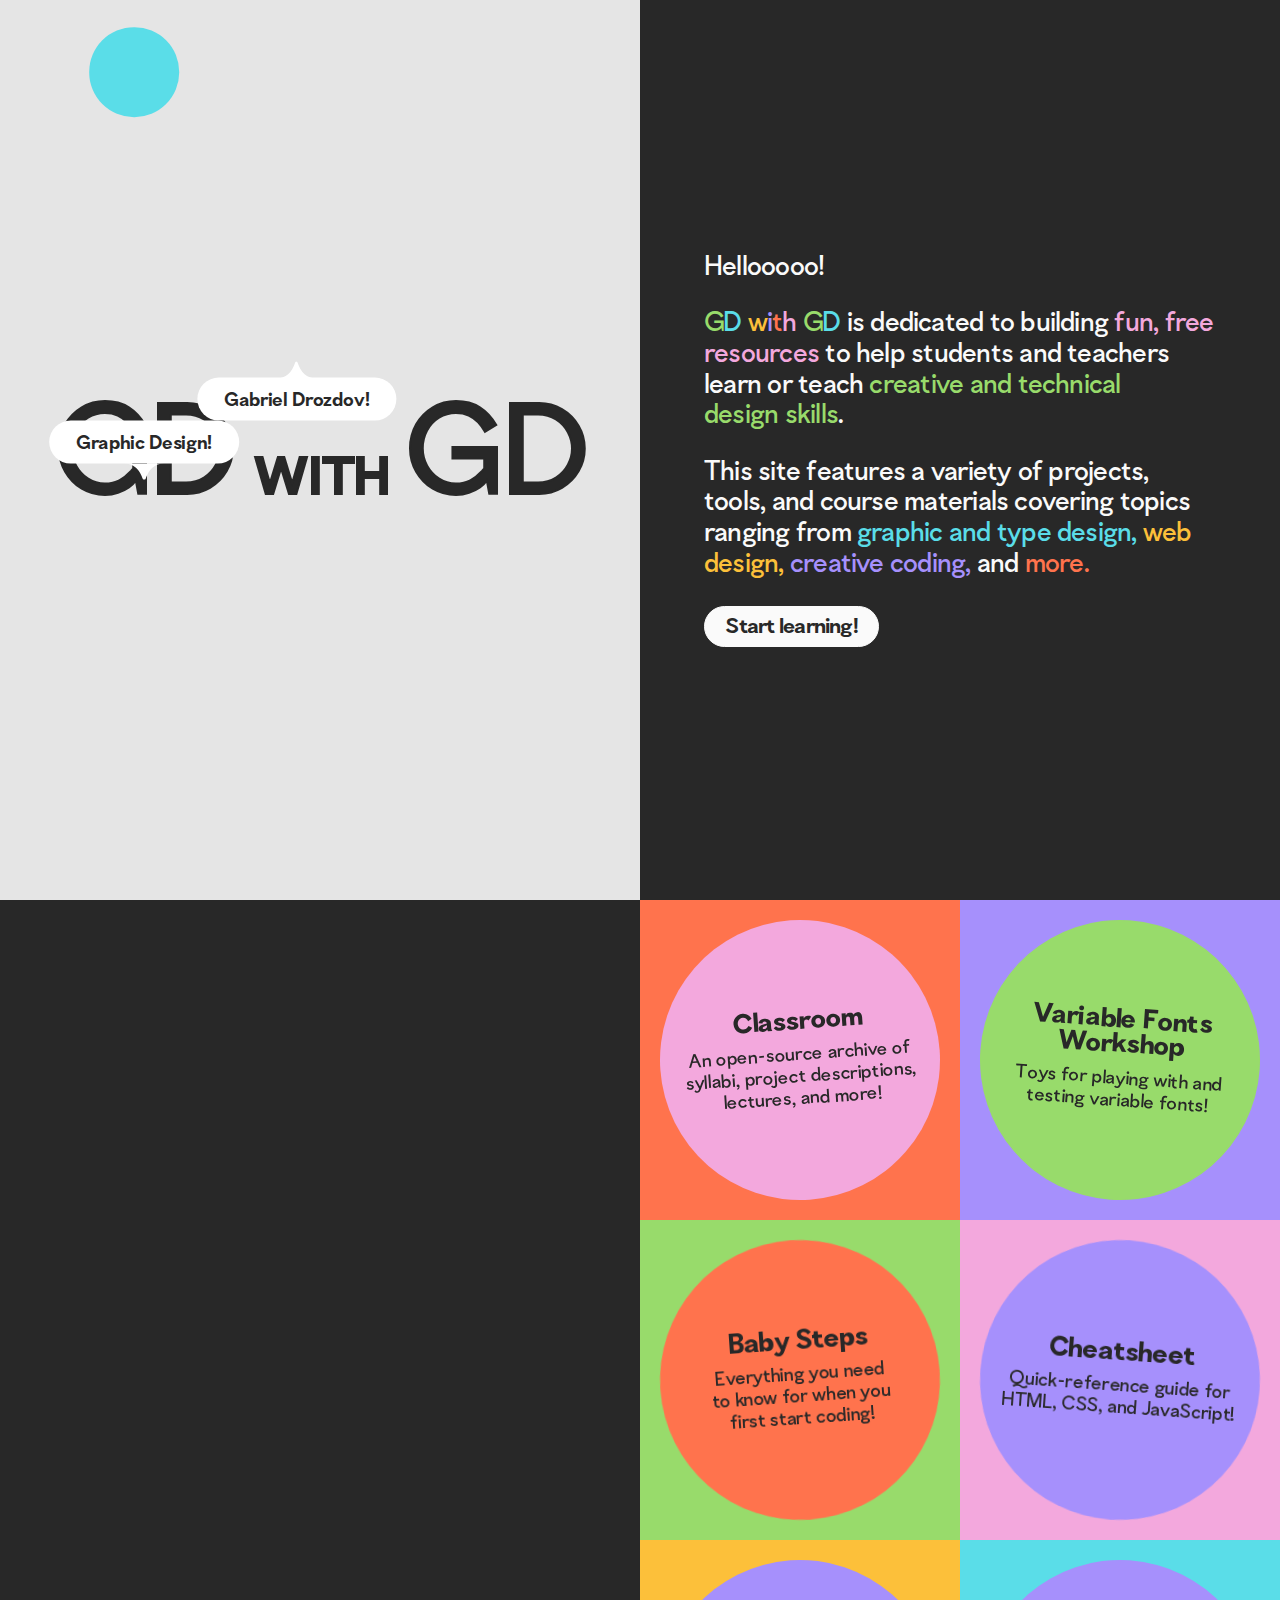
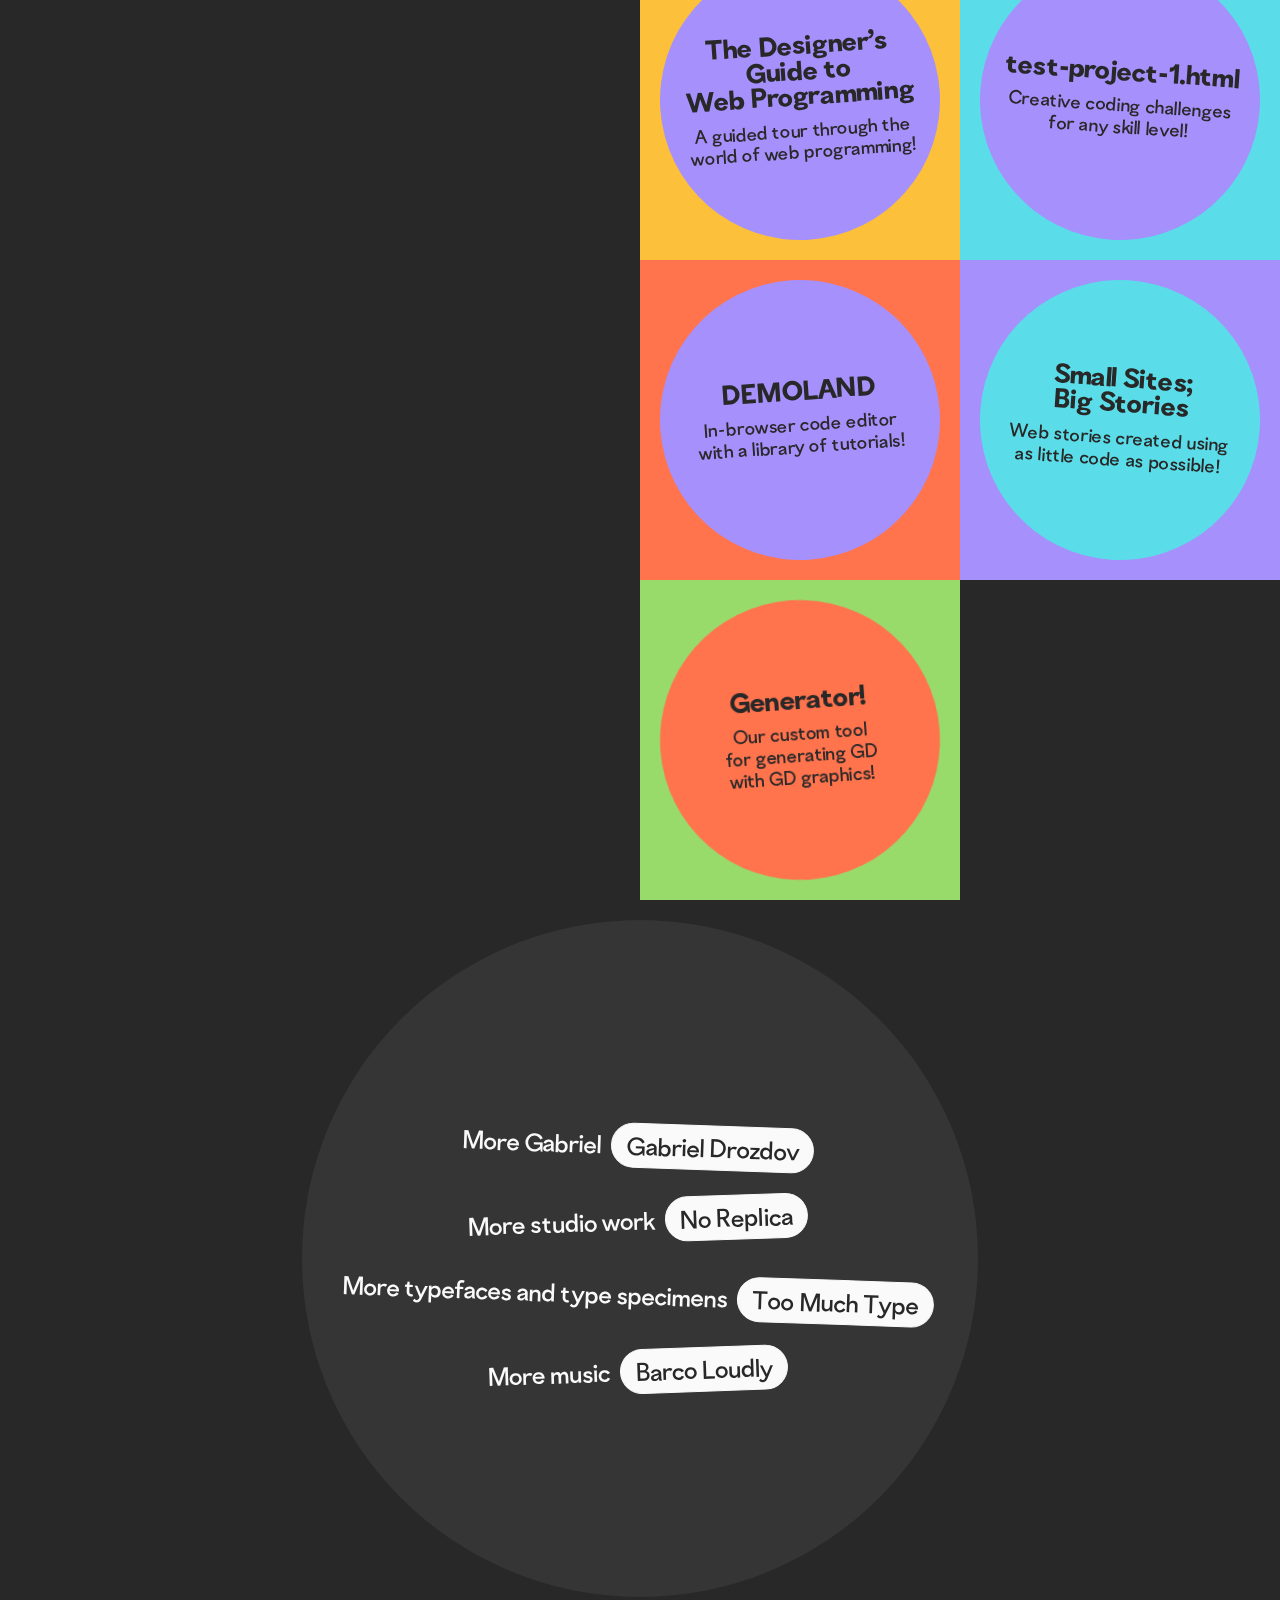
<file: index.html>
<!DOCTYPE html>
<html lang="en">
<head>
	<meta charset="UTF-8">
	<meta name="viewport" content="width=device-width, initial-scale=1.0">
	<title>GD with GD</title>

	<meta name="author" content="Gabriel Drozdov">
	<meta name="keywords" content="Web Design, Web Development, Creative Coding, Design Education, Code Education, Storytelling, Pedagogy">
	<meta name="description" content="Fun, free resources for learning and teaching creative and technical design skills.">
	<meta property="og:url" content="https://gdwithgd.com/">
	<meta name="og:title" property="og:title" content="GD with GD">
	<meta property="og:description" content="Fun, free resources for learning and teaching creative and technical design skills.">
	<meta property="og:image" content="/assets/meta/opengraph.png">
	<link rel="icon" type="png" href="/assets/meta/favicon1.png">

	<link rel="stylesheet" href="style.css">
</head>
<body>

	<div class="home">
		<div class="home-title">
			<h1 class="home-title-text home-title-solid"><span class="home-title-gd">GD</span> <span class="home-title-with" style="animation-delay: -.75s;">w</span><span class="home-title-with" style="animation-delay: -.5s;">i</span><span class="home-title-with" style="animation-delay: -.25s; margin: 0 .03em;">t</span><span class="home-title-with" style="margin: 0 .02em;">h</span> <span class="home-title-gd">GD</span></h1>

			<div class="home-title-text home-title-outline"><span class="home-title-gd">GD</span> <span class="home-title-with" style="animation-delay: -.75s;">w</span><span class="home-title-with" style="animation-delay: -.5s;">i</span><span class="home-title-with" style="animation-delay: -.25s; margin: 0 .03em;">t</span><span class="home-title-with" style="margin: 0 .02em;">h</span> <span class="home-title-gd">GD</span></div>

			<div class="home-title-callout home-title-callout-gd1">
				<span>Graphic Design!</span>
				<svg viewBox="0 0 100 41.885"><path d="M0,0c24.15,0,38.728,15.027,47.043,39.768.949,2.823,4.966,2.823,5.915,0C61.272,15.027,75.85,0,100,0H0Z"/></svg>
			</div>
			<div class="home-title-callout home-title-callout-gd2">
				<svg viewBox="0 0 100 41.885"><path d="M0,0c24.15,0,38.728,15.027,47.043,39.768.949,2.823,4.966,2.823,5.915,0C61.272,15.027,75.85,0,100,0H0Z"/></svg>
				<span>Gabriel Drozdov!</span>
			</div>

			<div class="home-project-thumbnails" data-active="0">
			</div>
		</div>

		<div class="home-body">
			<header class="home-intro">
				<p>
					Hello<span id="home-intro-hello"></span>!
				</p>
				<p>
					<span id="home-intro-title">GD with GD</span> is dedicated to building <span style="color: var(--pink);">fun, free resources</span> to help students and teachers learn or teach <span style="color: var(--green);">creative and technical design skills</span>.
				</p>
				<p>
					This site features a variety of projects, tools, and course materials covering topics ranging from <span style="color: var(--blue);">graphic and type design,</span> <span style="color: var(--yellow);">web design,</span> <span style="color: var(--purple);">creative coding,</span> and <span style="color: var(--red);">more.</span>
				</p>
				<p>
					<a class="home-intro-link" href="#projects">Start learning!</a>
				</p>
			</header>

			<main class="home-projects" id="projects">
				<a class="home-project" href="https://classroom.gdwithgd.com/" target="_blank">
					<div class="home-project-content">
						<h3 class="home-project-heading">Classroom</h3>
						<p class="home-project-tagline">An open-source archive of syllabi, project descriptions, lectures, and more!</p>
					</div>
				</a>

				<a class="home-project" href="https://variablefonts.gdwithgd.com/" target="_blank">
					<div class="home-project-content">
						<h3 class="home-project-heading">Variable Fonts Workshop</h3>
						<p class="home-project-tagline">Toys for playing with and testing variable fonts!</p>
					</div>
				</a>

				<a class="home-project" href="https://babysteps.gdwithgd.com/" target="_blank">
					<div class="home-project-content">
						<h3 class="home-project-heading">Baby Steps</h3>
						<p class="home-project-tagline">Everything you need to know for when you first start coding!</p>
					</div>
				</a>

				<a class="home-project" href="https://cheatsheet.gdwithgd.com/" target="_blank">
					<div class="home-project-content">
						<h3 class="home-project-heading">Cheatsheet</h3>
						<p class="home-project-tagline">Quick-reference guide for HTML, CSS, and JavaScript!</p>
					</div>
				</a>

				<a class="home-project" href="https://webprogramming.gdwithgd.com/" target="_blank">
					<div class="home-project-content">
						<h3 class="home-project-heading">The Designer’s Guide to Web Programming</h3>
						<p class="home-project-tagline">A guided tour through the world of web programming!</p>
					</div>
				</a>

				<a class="home-project" href="https://testproject1.gdwithgd.com/" target="_blank">
					<div class="home-project-content">
						<h3 class="home-project-heading">test-project-1.html</h3>
						<p class="home-project-tagline">Creative coding challenges for any skill level!</p>
					</div>
				</a>

				<a class="home-project" href="https://demoland.gdwithgd.com/" target="_blank">
					<div class="home-project-content">
						<h3 class="home-project-heading">DEMOLAND</h3>
						<p class="home-project-tagline">In-browser code editor with a library of tutorials!</p>
					</div>
				</a>

				<a class="home-project" href="https://smallsites.gdwithgd.com/" target="_blank">
					<div class="home-project-content">
						<h3 class="home-project-heading">Small Sites; Big Stories</h3>
						<p class="home-project-tagline">Web stories created using as little code as possible!</p>
					</div>
				</a>

				<!-- <a class="home-project" href="https://inmotion.gdwithgd.com/" target="_blank">
					<div class="home-project-content">
						<h3 class="home-project-heading">In Motion</h3>
						<p class="home-project-tagline">Learn motion design through motion design!</p>
					</div>
				</a> -->

				<a class="home-project" href="/generator" target="_blank">
					<div class="home-project-content">
						<h3 class="home-project-heading">Generator!</h3>
						<p class="home-project-tagline">Our custom tool for generating GD with GD graphics!</p>
					</div>
				</a>
			</main>
		</div>
	</div>

	<footer class="home-footer">
		<div class="home-footer-content">
			<p style="animation-delay: -.4s;" class="home-footer-credit">More Gabriel <a href='https://gabrieldrozdov.com/' target="_blank">Gabriel Drozdov</a></p>
			<p style="animation-delay: -.3s;" class="home-footer-credit">More studio work <a href='https://noreplica.com/' target="_blank">No Replica</a></p>
			<p style="animation-delay: -.2s;" class="home-footer-credit">More typefaces and type specimens <a href='https://toomuchtype.com/' target="_blank">Too Much Type</a></p>
			<p style="animation-delay: -.1s;" class="home-footer-credit">More music <a href='https://barcoloudly.com/' target="_blank">Barco Loudly</a></p>
		</div>
	</footer>
	
	<script src="script.js"></script>
</body>
</html>
</file>
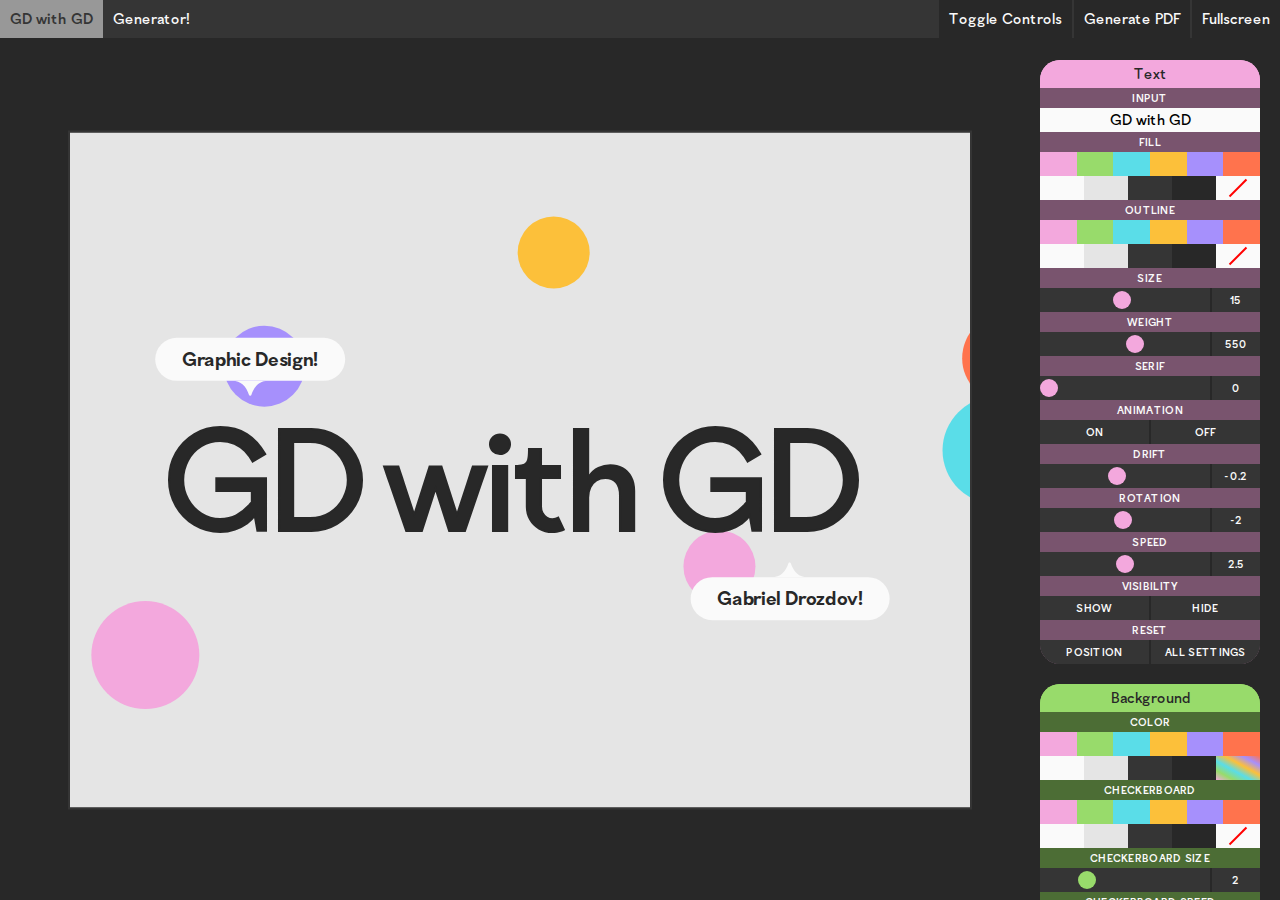
<file: generator/index.html>
<!DOCTYPE html>
<html lang="en">
<head>
	<meta charset="UTF-8">
	<meta name="viewport" content="width=device-width, initial-scale=1.0">
	<title>GD with GD | Generator!</title>

	<meta name="author" content="Gabriel Drozdov">
	<meta name="keywords" content="Web Design, Web Development, Creative Coding, Design Education, Code Education, Storytelling, Pedagogy">
	<meta name="description" content="Fun, free resources for learning and teaching creative and technical design skills.">
	<meta property="og:url" content="https://gdwithgd.com/">
	<meta name="og:title" property="og:title" content="GD with GD">
	<meta property="og:description" content="Fun, free resources for learning and teaching creative and technical design skills.">
	<meta property="og:image" content="/assets/meta/opengraph.png">
	<link rel="icon" type="png" href="/assets/meta/favicon1.png">

	<link rel="stylesheet" href="style.css">
</head>
<body>
	<header class="header">
		<h1 class="header-title"><a href="/">GD with GD</a><span>Generator!</span></h1>
		<div class="header-spacer"></div>
		<button class="header-btn" onclick="toggleControls();">Toggle Controls</button>
		<button class="header-btn" onclick="window.print();">Generate PDF</button>
		<button class="header-btn" onclick="activateFullscreen();">Fullscreen</button>
	</header>

	<div class="container" data-controls="true">
		<div class="fullscreen-notice">
			<div>Click anywhere to exit fullscreen!</div>
			<div>Mouse controls (pan, zoom) still work in fullscreen mode.</div>
		</div>

		<div class="output-container">
			<main class="output" data-bubble-color="0" data-bubble-border="1" data-text-move="true">
				<div class="output-text output-text-outline"><span class="output-text-word" data-index="0"><span class="output-text-letter">G</span><span class="output-text-letter">D</span></span><span>&nbsp;</span><span class="output-text-word" data-index="1"><span class="output-text-letter">w</span><span class="output-text-letter">i</span><span class="output-text-letter">t</span><span class="output-text-letter">h</span></span><span>&nbsp;</span><span class="output-text-word" data-index="2"><span class="output-text-letter">G</span><span class="output-text-letter">D</span></span><span>&nbsp;</span></div>
				<div class="output-text output-text-fill"><span class="output-text-word" data-index="0"><span class="output-text-letter">G</span><span class="output-text-letter">D</span></span><span>&nbsp;</span><span class="output-text-word" data-index="1"><span class="output-text-letter">w</span><span class="output-text-letter">i</span><span class="output-text-letter">t</span><span class="output-text-letter">h</span></span><span>&nbsp;</span><span class="output-text-word" data-index="2"><span class="output-text-letter">G</span><span class="output-text-letter">D</span></span><span>&nbsp;</span></div>

				<div class="output-annotation output-annotation-top">
					<span>Graphic Design!</span>
					<svg viewBox="0 0 100 41.885"><path d="M0,0c24.15,0,38.728,15.027,47.043,39.768.949,2.823,4.966,2.823,5.915,0C61.272,15.027,75.85,0,100,0H0Z"/></svg>
				</div>
				<div class="output-annotation output-annotation-bottom">
					<svg viewBox="0 0 100 41.885"><path d="M0,0c24.15,0,38.728,15.027,47.043,39.768.949,2.823,4.966,2.823,5.915,0C61.272,15.027,75.85,0,100,0H0Z"/></svg>
					<span>Gabriel Drozdov!</span>
				</div>
			</main>
		</div>

		<nav class="controls">
			<section class="controls-section" style="--primary: var(--pink);">
				<h2 class="controls-section-heading">Text</h2>

				<h3 class="controls-subsection-heading">Input</h3>
				<div class="controls-subsection">
					<input type="text" class="controls-input" id="input" value="GD with GD" placeholder="Type here!" oninput="updateText();">
				</div>

				<h3 class="controls-subsection-heading">Fill</h3>
				<div class="controls-subsection">
					<div class="controls-toggles">
						<div style="background-color: var(--pink)" onclick="setTextFillColor('var(--pink)')"></div>
						<div style="background-color: var(--green)" onclick="setTextFillColor('var(--green)')"></div>
						<div style="background-color: var(--blue)" onclick="setTextFillColor('var(--blue)')"></div>
						<div style="background-color: var(--yellow)" onclick="setTextFillColor('var(--yellow)')"></div>
						<div style="background-color: var(--purple)" onclick="setTextFillColor('var(--purple)')"></div>
						<div style="background-color: var(--red)" onclick="setTextFillColor('var(--red)')"></div>
					</div>
					<div class="controls-toggles">
						<div style="background-color: var(--off-white)" onclick="setTextFillColor('var(--off-white)')"></div>
						<div style="background-color: var(--light-gray)" onclick="setTextFillColor('var(--light-gray)')"></div>
						<div style="background-color: var(--dark-gray)" onclick="setTextFillColor('var(--dark-gray)')"></div>
						<div style="background-color: var(--off-black)" onclick="setTextFillColor('var(--off-black)')"></div>
						<div onclick="setTextFillColor('transparent')" class="controls-toggle-empty"><div></div></div>
					</div>
				</div>

				<h3 class="controls-subsection-heading">Outline</h3>
				<div class="controls-subsection">
					<div class="controls-toggles">
						<div style="background-color: var(--pink)" onclick="setTextOutlineColor('var(--pink)')"></div>
						<div style="background-color: var(--green)" onclick="setTextOutlineColor('var(--green)')"></div>
						<div style="background-color: var(--blue)" onclick="setTextOutlineColor('var(--blue)')"></div>
						<div style="background-color: var(--yellow)" onclick="setTextOutlineColor('var(--yellow)')"></div>
						<div style="background-color: var(--purple)" onclick="setTextOutlineColor('var(--purple)')"></div>
						<div style="background-color: var(--red)" onclick="setTextOutlineColor('var(--red)')"></div>
					</div>
					<div class="controls-toggles">
						<div style="background-color: var(--off-white)" onclick="setTextOutlineColor('var(--off-white)')"></div>
						<div style="background-color: var(--light-gray)" onclick="setTextOutlineColor('var(--light-gray)')"></div>
						<div style="background-color: var(--dark-gray)" onclick="setTextOutlineColor('var(--dark-gray)')"></div>
						<div style="background-color: var(--off-black)" onclick="setTextOutlineColor('var(--off-black)')"></div>
						<div onclick="setTextOutlineColor('transparent')" class="controls-toggle-empty"><div></div></div>
					</div>
				</div>

				<h3 class="controls-subsection-heading">Size</h3>
				<div class="controls-subsection">
					<div class="controls-sliders">
						<input class="controls-slider" id="font-size" name="font-size" type="range" min="1.0" max="30.0" step=".1" value="15" oninput="setFontSize(this.value)">
						<label class="controls-slider-label" for="font-size" onclick="resetFontSize()">15</label>
					</div>
				</div>

				<h3 class="controls-subsection-heading">Weight</h3>
				<div class="controls-subsection">
					<div class="controls-sliders">
						<input class="controls-slider" id="font-weight" name="font-weight" type="range" min="100" max="900" step="10" value="550" oninput="setFontWeight(this.value)">
						<label class="controls-slider-label" for="font-weight" onclick="resetFontWeight()">550</label>
					</div>
				</div>

				<h3 class="controls-subsection-heading">Serif</h3>
				<div class="controls-subsection">
					<div class="controls-sliders">
						<input class="controls-slider" id="font-serif" name="font-serif" type="range" min="0" max="100" step="1" value="0" oninput="setFontSerif(this.value)">
						<label class="controls-slider-label" for="font-serif" onclick="resetFontSerif()">0</label>
					</div>
				</div>

				<h3 class="controls-subsection-heading">Animation</h3>
				<div class="controls-subsection controls-subsection">
					<div class="controls-toggles controls-toggles-gap">
						<div onclick="toggleTextAnimation(true);">On</div>
						<div onclick="toggleTextAnimation(false);">Off</div>
					</div>
				</div>

				<h3 class="controls-subsection-heading">Drift</h3>
				<div class="controls-subsection">
					<div class="controls-sliders">
						<input class="controls-slider" id="font-drift" name="font-drift" type="range" min="-2" max="2" step=".1" value="-.2" oninput="setFontDrift(this.value)">
						<label class="controls-slider-label" for="font-drift" onclick="resetFontDrift()">-0.2</label>
					</div>
				</div>

				<h3 class="controls-subsection-heading">Rotation</h3>
				<div class="controls-subsection">
					<div class="controls-sliders">
						<input class="controls-slider" id="font-rotation" name="font-rotation" type="range" min="-90" max="90" step="1" value="-2" oninput="setFontRotation(this.value)">
						<label class="controls-slider-label" for="font-rotation" onclick="resetFontRotation()">-2</label>
					</div>
				</div>

				<h3 class="controls-subsection-heading">Speed</h3>
				<div class="controls-subsection">
					<div class="controls-sliders">
						<input class="controls-slider" id="font-speed" name="font-speed" type="range" min="0" max="5" step=".1" value="2.5" oninput="setFontSpeed(this.value)">
						<label class="controls-slider-label" for="font-speed" onclick="resetFontSpeed()">2.5</label>
					</div>
				</div>

				<h3 class="controls-subsection-heading">Visibility</h3>
				<div class="controls-subsection controls-subsection">
					<div class="controls-toggles controls-toggles-gap">
						<div onclick="toggleText(true);">Show</div>
						<div onclick="toggleText(false);">Hide</div>
					</div>
				</div>

				<h3 class="controls-subsection-heading">Reset</h3>
				<div class="controls-subsection controls-subsection">
					<div class="controls-toggles controls-toggles-gap">
						<div onclick="updateText();">Position</div>
						<div onclick="resetTextSettings();">All Settings</div>
					</div>
				</div>
			</section>

			<section class="controls-section" style="--primary: var(--green);">
				<h2 class="controls-section-heading">Background</h2>

				<h3 class="controls-subsection-heading">Color</h3>
				<div class="controls-subsection">
					<div class="controls-toggles">
						<div style="background-color: var(--pink)" onclick="setBackgroundPrimaryColor('var(--pink)')"></div>
						<div style="background-color: var(--green)" onclick="setBackgroundPrimaryColor('var(--green)')"></div>
						<div style="background-color: var(--blue)" onclick="setBackgroundPrimaryColor('var(--blue)')"></div>
						<div style="background-color: var(--yellow)" onclick="setBackgroundPrimaryColor('var(--yellow)')"></div>
						<div style="background-color: var(--purple)" onclick="setBackgroundPrimaryColor('var(--purple)')"></div>
						<div style="background-color: var(--red)" onclick="setBackgroundPrimaryColor('var(--red)')"></div>
					</div>
					<div class="controls-toggles">
						<div style="background-color: var(--off-white)" onclick="setBackgroundPrimaryColor('var(--off-white)')"></div>
						<div style="background-color: var(--light-gray)" onclick="setBackgroundPrimaryColor('var(--light-gray)')"></div>
						<div style="background-color: var(--dark-gray)" onclick="setBackgroundPrimaryColor('var(--dark-gray)')"></div>
						<div style="background-color: var(--off-black)" onclick="setBackgroundPrimaryColor('var(--off-black)')"></div>
						<div style="background-image: linear-gradient(to top right, var(--pink) 0%, var(--green) 20%, var(--blue) 40%, var(--yellow) 60%, var(--purple) 80%, var(--red) 100%)" onclick="setBackgroundPrimaryColor('gradient')"></div>
					</div>
				</div>

				<h3 class="controls-subsection-heading">Checkerboard</h3>
				<div class="controls-subsection">					
					<div class="controls-toggles">
						<div style="background-color: var(--pink)" onclick="setBackgroundSecondaryColor('var(--pink)')"></div>
						<div style="background-color: var(--green)" onclick="setBackgroundSecondaryColor('var(--green)')"></div>
						<div style="background-color: var(--blue)" onclick="setBackgroundSecondaryColor('var(--blue)')"></div>
						<div style="background-color: var(--yellow)" onclick="setBackgroundSecondaryColor('var(--yellow)')"></div>
						<div style="background-color: var(--purple)" onclick="setBackgroundSecondaryColor('var(--purple)')"></div>
						<div style="background-color: var(--red)" onclick="setBackgroundSecondaryColor('var(--red)')"></div>
					</div>
					<div class="controls-toggles">
						<div style="background-color: var(--off-white)" onclick="setBackgroundSecondaryColor('var(--off-white)')"></div>
						<div style="background-color: var(--light-gray)" onclick="setBackgroundSecondaryColor('var(--light-gray)')"></div>
						<div style="background-color: var(--dark-gray)" onclick="setBackgroundSecondaryColor('var(--dark-gray)')"></div>
						<div style="background-color: var(--off-black)" onclick="setBackgroundSecondaryColor('var(--off-black)')"></div>
						<div onclick="setBackgroundSecondaryColor('transparent')" class="controls-toggle-empty"><div></div></div>
					</div>
				</div>

				<h3 class="controls-subsection-heading">Checkerboard Size</h3>
				<div class="controls-subsection">
					<div class="controls-sliders">
						<input class="controls-slider" type="range" id="background-size" name="background-size" min="1.0" max="5.0" step=".1" value="2" oninput="setBackgroundSize(this.value)">
						<label class="controls-slider-label" for="background-size" onclick="resetBackgroundSize()">2</label>
					</div>
				</div>

				<h3 class="controls-subsection-heading">Checkerboard Speed</h3>
				<div class="controls-subsection">
					<div class="controls-sliders">
						<input class="controls-slider" type="range" id="background-move-speed" name="background-move-speed" min=".5" max="5.0" step=".1" value="2" oninput="setBackgroundMoveSpeed(this.value)">
						<label class="controls-slider-label" for="background-move-speed" onclick="resetBackgroundMoveSpeed()">2.5</label>
					</div>
				</div>
			</section>

			<section class="controls-section" style="--primary: var(--blue);">
				<h2 class="controls-section-heading">Bubbles</h2>

				<h3 class="controls-subsection-heading">Fill</h3>
				<div class="controls-subsection">
					<div class="controls-toggles">
						<div style="background-color: var(--pink)" onclick="setBubbleFillColor('var(--pink)')"></div>
						<div style="background-color: var(--green)" onclick="setBubbleFillColor('var(--green)')"></div>
						<div style="background-color: var(--blue)" onclick="setBubbleFillColor('var(--blue)')"></div>
						<div style="background-color: var(--yellow)" onclick="setBubbleFillColor('var(--yellow)')"></div>
						<div style="background-color: var(--purple)" onclick="setBubbleFillColor('var(--purple)')"></div>
						<div style="background-color: var(--red)" onclick="setBubbleFillColor('var(--red)')"></div>
					</div>
					<div class="controls-toggles">
						<div style="background-color: var(--off-white)" onclick="setBubbleFillColor('var(--off-white)')"></div>
						<div style="background-color: var(--light-gray)" onclick="setBubbleFillColor('var(--light-gray)')"></div>
						<div style="background-color: var(--dark-gray)" onclick="setBubbleFillColor('var(--dark-gray)')"></div>
						<div style="background-color: var(--off-black)" onclick="setBubbleFillColor('var(--off-black)')"></div>
						<div onclick="setBubbleFillColor('transparent')" class="controls-toggle-empty"><div></div></div>
					</div>
					<div class="controls-toggles">
						<div style="background-image: linear-gradient(to top right, var(--pink) 0%, var(--green) 20%, var(--blue) 40%, var(--yellow) 60%, var(--purple) 80%, var(--red) 100%)" onclick="setBubbleFillColor('unset')"></div>
					</div>
				</div>

				<h3 class="controls-subsection-heading">Outline</h3>
				<div class="controls-subsection">
					<div class="controls-toggles">
						<div style="background-color: var(--pink)" onclick="setBubbleOutlineColor('var(--pink)')"></div>
						<div style="background-color: var(--green)" onclick="setBubbleOutlineColor('var(--green)')"></div>
						<div style="background-color: var(--blue)" onclick="setBubbleOutlineColor('var(--blue)')"></div>
						<div style="background-color: var(--yellow)" onclick="setBubbleOutlineColor('var(--yellow)')"></div>
						<div style="background-color: var(--purple)" onclick="setBubbleOutlineColor('var(--purple)')"></div>
						<div style="background-color: var(--red)" onclick="setBubbleOutlineColor('var(--red)')"></div>
					</div>
					<div class="controls-toggles">
						<div style="background-color: var(--off-white)" onclick="setBubbleOutlineColor('var(--off-white)')"></div>
						<div style="background-color: var(--light-gray)" onclick="setBubbleOutlineColor('var(--light-gray)')"></div>
						<div style="background-color: var(--dark-gray)" onclick="setBubbleOutlineColor('var(--dark-gray)')"></div>
						<div style="background-color: var(--off-black)" onclick="setBubbleOutlineColor('var(--off-black)')"></div>
						<div onclick="setBubbleOutlineColor('transparent')" class="controls-toggle-empty"><div></div></div>
					</div>
				</div>
				
				<h3 class="controls-subsection-heading">Shape</h3>
				<div class="controls-subsection controls-subsection-gap">
					<div class="controls-toggles controls-toggles-gap">
						<div onclick="setBubbleRadius('50%'); setBubbleRatio('square'); setBubbleRotation('0')">Circles</div>
						<div onclick="setBubbleRadius('0%'); setBubbleRatio('square'); setBubbleRotation('0')">Squares</div>
					</div>
					<div class="controls-toggles controls-toggles-gap">
						<div onclick="setBubbleRadius('50%'); setBubbleRatio('rect'); setBubbleRotation('180')">Ovals</div>
						<div onclick="setBubbleRadius('0%'); setBubbleRatio('rect'); setBubbleRotation('180')">Rectangles</div>
					</div>
				</div>

				<h3 class="controls-subsection-heading">Quantity</h3>
				<div class="controls-subsection">
					<div class="controls-sliders">
						<input class="controls-slider" type="range" id="bubble-quantity" name="bubble-quantity" min="1" max="500" step="1" value="250" oninput="setBubbleQuantity(this.value)">
						<label class="controls-slider-label" for="bubble-quantity" onclick="resetBubbleQuantity()">250</label>
					</div>
				</div>

				<h3 class="controls-subsection-heading">Size</h3>
				<div class="controls-subsection">
					<div class="controls-sliders">
						<input class="controls-slider" type="range" id="bubble-size" name="bubble-size" min="1" max="25" step=".5" value="5" oninput="setBubbleSize(this.value)">
						<label class="controls-slider-label" for="bubble-size" onclick="resetBubbleSize()">2</label>
					</div>
				</div>

				<h3 class="controls-subsection-heading">Drift</h3>
				<div class="controls-subsection">
					<div class="controls-sliders">
						<input class="controls-slider" type="range" id="bubble-drift" name="bubble-drift" min="0" max="1000" step="10" value="250" oninput="setBubbleDrift(this.value)">
						<label class="controls-slider-label" for="bubble-drift" onclick="resetBubbleDrift()">250</label>
					</div>
				</div>
			</section>
			
			<section class="controls-section" style="--primary: var(--yellow);">
				<h2 class="controls-section-heading">Top Annotation</h2>

				<h3 class="controls-subsection-heading">Input</h3>
				<div class="controls-subsection">
					<input type="text" class="controls-input" id="annotation-input-top" value="Graphic Design!" placeholder="Type here!" oninput="updateAnnotationTopText();">
				</div>

				<h3 class="controls-subsection-heading">Background Color</h3>
				<div class="controls-subsection">
					<div class="controls-toggles">
						<div style="background-color: var(--pink)" onclick="setAnnotationTopBackgroundColor('var(--pink)')"></div>
						<div style="background-color: var(--green)" onclick="setAnnotationTopBackgroundColor('var(--green)')"></div>
						<div style="background-color: var(--blue)" onclick="setAnnotationTopBackgroundColor('var(--blue)')"></div>
						<div style="background-color: var(--yellow)" onclick="setAnnotationTopBackgroundColor('var(--yellow)')"></div>
						<div style="background-color: var(--purple)" onclick="setAnnotationTopBackgroundColor('var(--purple)')"></div>
						<div style="background-color: var(--red)" onclick="setAnnotationTopBackgroundColor('var(--red)')"></div>
					</div>
					<div class="controls-toggles">
						<div style="background-color: var(--off-white)" onclick="setAnnotationTopBackgroundColor('var(--off-white)')"></div>
						<div style="background-color: var(--light-gray)" onclick="setAnnotationTopBackgroundColor('var(--light-gray)')"></div>
						<div style="background-color: var(--dark-gray)" onclick="setAnnotationTopBackgroundColor('var(--dark-gray)')"></div>
						<div style="background-color: var(--off-black)" onclick="setAnnotationTopBackgroundColor('var(--off-black)')"></div>
						<div onclick="setAnnotationTopBackgroundColor('transparent')" class="controls-toggle-empty"><div></div></div>
					</div>
				</div>

				<h3 class="controls-subsection-heading">Text Color</h3>
				<div class="controls-subsection">
					<div class="controls-toggles">
						<div style="background-color: var(--pink)" onclick="setAnnotationTopFontColor('var(--pink)')"></div>
						<div style="background-color: var(--green)" onclick="setAnnotationTopFontColor('var(--green)')"></div>
						<div style="background-color: var(--blue)" onclick="setAnnotationTopFontColor('var(--blue)')"></div>
						<div style="background-color: var(--yellow)" onclick="setAnnotationTopFontColor('var(--yellow)')"></div>
						<div style="background-color: var(--purple)" onclick="setAnnotationTopFontColor('var(--purple)')"></div>
						<div style="background-color: var(--red)" onclick="setAnnotationTopFontColor('var(--red)')"></div>
					</div>
					<div class="controls-toggles">
						<div style="background-color: var(--off-white)" onclick="setAnnotationTopFontColor('var(--off-white)')"></div>
						<div style="background-color: var(--light-gray)" onclick="setAnnotationTopFontColor('var(--light-gray)')"></div>
						<div style="background-color: var(--dark-gray)" onclick="setAnnotationTopFontColor('var(--dark-gray)')"></div>
						<div style="background-color: var(--off-black)" onclick="setAnnotationTopFontColor('var(--off-black)')"></div>
						<div onclick="setAnnotationTopFontColor('transparent')" class="controls-toggle-empty"><div></div></div>
					</div>
				</div>

				<h3 class="controls-subsection-heading">Size</h3>
				<div class="controls-subsection">
					<div class="controls-sliders">
						<input class="controls-slider" id="annotation-top-font-size" name="annotation-top-font-size" type="range" min="1.0" max="5.0" step=".1" value="2" oninput="setAnnotationTopFontSize(this.value)">
						<label class="controls-slider-label" for="annotation-top-font-size" onclick="resetAnnotationTopFontSize()">2</label>
					</div>
				</div>

				<h3 class="controls-subsection-heading">Weight</h3>
				<div class="controls-subsection">
					<div class="controls-sliders">
						<input class="controls-slider" id="annotation-top-font-weight" name="annotation-top-font-weight" type="range" min="100" max="900" step="10" value="650" oninput="setAnnotationTopFontWeight(this.value)">
						<label class="controls-slider-label" for="annotation-top-font-weight" onclick="resetAnnotationTopFontWeight()">650</label>
					</div>
				</div>

				<h3 class="controls-subsection-heading">Serif</h3>
				<div class="controls-subsection">
					<div class="controls-sliders">
						<input class="controls-slider" id="annotation-top-font-serif" name="annotation-top-font-serif" type="range" min="0" max="100" step="1" value="0" oninput="setAnnotationTopFontSerif(this.value)">
						<label class="controls-slider-label" for="annotation-top-font-serif" onclick="resetAnnotationTopFontSerif()">0</label>
					</div>
				</div>

				<h3 class="controls-subsection-heading">Animation</h3>
				<div class="controls-subsection controls-subsection">
					<div class="controls-toggles controls-toggles-gap">
						<div onclick="toggleAnnotationTopAnimation(true);">On</div>
						<div onclick="toggleAnnotationTopAnimation(false);">Off</div>
					</div>
				</div>

				<h3 class="controls-subsection-heading">Drift</h3>
				<div class="controls-subsection">
					<div class="controls-sliders">
						<input class="controls-slider" id="annotation-top-font-drift" name="annotation-top-font-drift" type="range" min="0" max="5" step=".1" value="1" oninput="setAnnotationTopFontDrift(this.value)">
						<label class="controls-slider-label" for="annotation-top-font-drift" onclick="resetAnnotationTopFontDrift()">1</label>
					</div>
				</div>

				<h3 class="controls-subsection-heading">Rotation</h3>
				<div class="controls-subsection">
					<div class="controls-sliders">
						<input class="controls-slider" id="annotation-top-font-rotation" name="annotation-top-font-rotation" type="range" min="-90" max="90" step="1" value="-5" oninput="setAnnotationTopFontRotation(this.value)">
						<label class="controls-slider-label" for="annotation-top-font-rotation" onclick="resetAnnotationTopFontRotation()">-5</label>
					</div>
				</div>

				<h3 class="controls-subsection-heading">Speed</h3>
				<div class="controls-subsection">
					<div class="controls-sliders">
						<input class="controls-slider" id="annotation-top-font-speed" name="annotation-top-font-speed" type="range" min=".5" max="5" step=".1" value="4" oninput="setAnnotationTopFontSpeed(this.value)">
						<label class="controls-slider-label" for="annotation-top-font-speed" onclick="resetAnnotationTopFontSpeed()">4</label>
					</div>
				</div>

				<h3 class="controls-subsection-heading">Visibility</h3>
				<div class="controls-subsection controls-subsection">
					<div class="controls-toggles controls-toggles-gap">
						<div onclick="toggleAnnotationTop(true);">Show</div>
						<div onclick="toggleAnnotationTop(false);">Hide</div>
					</div>
				</div>

				<h3 class="controls-subsection-heading">Reset</h3>
				<div class="controls-subsection controls-subsection">
					<div class="controls-toggles controls-toggles-gap">
						<div onclick="resetAnnotationTopPosition();">Position</div>
						<div onclick="resetAnnotationTopSettings();">All Settings</div>
					</div>
				</div>
			</section>

			<section class="controls-section" style="--primary: var(--purple);">
				<h2 class="controls-section-heading">Bottom Annotation</h2>

				<h3 class="controls-subsection-heading">Input</h3>
				<div class="controls-subsection">
					<input type="text" class="controls-input" id="annotation-input-bottom" value="Gabriel Drozdov!" placeholder="Type here!" oninput="updateAnnotationBottomText();">
				</div>

				<h3 class="controls-subsection-heading">Background Color</h3>
				<div class="controls-subsection">
					<div class="controls-toggles">
						<div style="background-color: var(--pink)" onclick="setAnnotationBottomBackgroundColor('var(--pink)')"></div>
						<div style="background-color: var(--green)" onclick="setAnnotationBottomBackgroundColor('var(--green)')"></div>
						<div style="background-color: var(--blue)" onclick="setAnnotationBottomBackgroundColor('var(--blue)')"></div>
						<div style="background-color: var(--yellow)" onclick="setAnnotationBottomBackgroundColor('var(--yellow)')"></div>
						<div style="background-color: var(--purple)" onclick="setAnnotationBottomBackgroundColor('var(--purple)')"></div>
						<div style="background-color: var(--red)" onclick="setAnnotationBottomBackgroundColor('var(--red)')"></div>
					</div>
					<div class="controls-toggles">
						<div style="background-color: var(--off-white)" onclick="setAnnotationBottomBackgroundColor('var(--off-white)')"></div>
						<div style="background-color: var(--light-gray)" onclick="setAnnotationBottomBackgroundColor('var(--light-gray)')"></div>
						<div style="background-color: var(--dark-gray)" onclick="setAnnotationBottomBackgroundColor('var(--dark-gray)')"></div>
						<div style="background-color: var(--off-black)" onclick="setAnnotationBottomBackgroundColor('var(--off-black)')"></div>
						<div onclick="setAnnotationBottomBackgroundColor('transparent')" class="controls-toggle-empty"><div></div></div>
					</div>
				</div>

				<h3 class="controls-subsection-heading">Text Color</h3>
				<div class="controls-subsection">
					<div class="controls-toggles">
						<div style="background-color: var(--pink)" onclick="setAnnotationBottomFontColor('var(--pink)')"></div>
						<div style="background-color: var(--green)" onclick="setAnnotationBottomFontColor('var(--green)')"></div>
						<div style="background-color: var(--blue)" onclick="setAnnotationBottomFontColor('var(--blue)')"></div>
						<div style="background-color: var(--yellow)" onclick="setAnnotationBottomFontColor('var(--yellow)')"></div>
						<div style="background-color: var(--purple)" onclick="setAnnotationBottomFontColor('var(--purple)')"></div>
						<div style="background-color: var(--red)" onclick="setAnnotationBottomFontColor('var(--red)')"></div>
					</div>
					<div class="controls-toggles">
						<div style="background-color: var(--off-white)" onclick="setAnnotationBottomFontColor('var(--off-white)')"></div>
						<div style="background-color: var(--light-gray)" onclick="setAnnotationBottomFontColor('var(--light-gray)')"></div>
						<div style="background-color: var(--dark-gray)" onclick="setAnnotationBottomFontColor('var(--dark-gray)')"></div>
						<div style="background-color: var(--off-black)" onclick="setAnnotationBottomFontColor('var(--off-black)')"></div>
						<div onclick="setAnnotationBottomFontColor('transparent')" class="controls-toggle-empty"><div></div></div>
					</div>
				</div>

				<h3 class="controls-subsection-heading">Size</h3>
				<div class="controls-subsection">
					<div class="controls-sliders">
						<input class="controls-slider" id="annotation-bottom-font-size" name="annotation-bottom-font-size" type="range" min="1.0" max="5.0" step=".1" value="2" oninput="setAnnotationBottomFontSize(this.value)">
						<label class="controls-slider-label" for="annotation-bottom-font-size" onclick="resetAnnotationBottomFontSize()">2</label>
					</div>
				</div>

				<h3 class="controls-subsection-heading">Weight</h3>
				<div class="controls-subsection">
					<div class="controls-sliders">
						<input class="controls-slider" id="annotation-bottom-font-weight" name="annotation-bottom-font-weight" type="range" min="100" max="900" step="10" value="650" oninput="setAnnotationBottomFontWeight(this.value)">
						<label class="controls-slider-label" for="annotation-bottom-font-weight" onclick="resetAnnotationBottomFontWeight()">650</label>
					</div>
				</div>

				<h3 class="controls-subsection-heading">Serif</h3>
				<div class="controls-subsection">
					<div class="controls-sliders">
						<input class="controls-slider" id="annotation-bottom-font-serif" name="annotation-bottom-font-serif" type="range" min="0" max="100" step="1" value="0" oninput="setAnnotationBottomFontSerif(this.value)">
						<label class="controls-slider-label" for="annotation-bottom-font-serif" onclick="resetAnnotationBottomFontSerif()">0</label>
					</div>
				</div>

				<h3 class="controls-subsection-heading">Animation</h3>
				<div class="controls-subsection controls-subsection">
					<div class="controls-toggles controls-toggles-gap">
						<div onclick="toggleAnnotationBottomAnimation(true);">On</div>
						<div onclick="toggleAnnotationBottomAnimation(false);">Off</div>
					</div>
				</div>

				<h3 class="controls-subsection-heading">Drift</h3>
				<div class="controls-subsection">
					<div class="controls-sliders">
						<input class="controls-slider" id="annotation-bottom-font-drift" name="annotation-bottom-font-drift" type="range" min="0" max="5" step=".1" value="1" oninput="setAnnotationBottomFontDrift(this.value)">
						<label class="controls-slider-label" for="annotation-bottom-font-drift" onclick="resetAnnotationBottomFontDrift()">1</label>
					</div>
				</div>

				<h3 class="controls-subsection-heading">Rotation</h3>
				<div class="controls-subsection">
					<div class="controls-sliders">
						<input class="controls-slider" id="annotation-bottom-font-rotation" name="annotation-bottom-font-rotation" type="range" min="-90" max="90" step="1" value="5" oninput="setAnnotationBottomFontRotation(this.value)">
						<label class="controls-slider-label" for="annotation-bottom-font-rotation" onclick="resetAnnotationBottomFontRotation()">5</label>
					</div>
				</div>

				<h3 class="controls-subsection-heading">Speed</h3>
				<div class="controls-subsection">
					<div class="controls-sliders">
						<input class="controls-slider" id="annotation-bottom-font-speed" name="annotation-bottom-font-speed" type="range" min=".5" max="5" step=".1" value="4" oninput="setAnnotationBottomFontSpeed(this.value)">
						<label class="controls-slider-label" for="annotation-bottom-font-speed" onclick="resetAnnotationBottomFontSpeed()">4</label>
					</div>
				</div>

				<h3 class="controls-subsection-heading">Visibility</h3>
				<div class="controls-subsection controls-subsection">
					<div class="controls-toggles controls-toggles-gap">
						<div onclick="toggleAnnotationBottom(true);">Show</div>
						<div onclick="toggleAnnotationBottom(false);">Hide</div>
					</div>
				</div>

				<h3 class="controls-subsection-heading">Reset</h3>
				<div class="controls-subsection controls-subsection">
					<div class="controls-toggles controls-toggles-gap">
						<div onclick="resetAnnotationBottomPosition();">Position</div>
						<div onclick="resetAnnotationBottomSettings();">All Settings</div>
					</div>
				</div>
			</section>

			<section class="controls-section" style="--primary: var(--red);">
				<h2 class="controls-section-heading">Canvas</h2>

				<h3 class="controls-subsection-heading">Aspect Ratio</h3>
				<div class="controls-subsection controls-subsection-gap">
					<div class="controls-toggles controls-toggles-gap">
						<div onclick="setAspectRatio(100, 100)">1:1 (Square)</div>
					</div>
					<div class="controls-toggles controls-toggles-gap">
						<div onclick="setAspectRatio(100, 75)">4:3</div>
						<div onclick="setAspectRatio(75, 100)">3:4</div>
					</div>
					<div class="controls-toggles controls-toggles-gap">
						<div onclick="setAspectRatio(100, 56.25)">16:9</div>
						<div onclick="setAspectRatio(56.25, 100)">9:16</div>
					</div>
					<div class="controls-toggles controls-toggles-gap">
						<div onclick="setAspectRatio(100, 50)">2:1</div>
						<div onclick="setAspectRatio(50, 100)">1:2</div>
					</div>
				</div>

				<h3 class="controls-subsection-heading">X Position</h3>
				<div class="controls-subsection">
					<div class="controls-sliders">
						<input class="controls-slider" type="range" id="canvas-x-position" name="canvas-x-position" min="-100" max="100" step=".1" value="0" oninput="setCanvasXPosition(this.value)">
						<label class="controls-slider-label" for="canvas-x-position" onclick="resetCanvasXPosition()">0</label>
					</div>
				</div>

				<h3 class="controls-subsection-heading">Y Position</h3>
				<div class="controls-subsection">
					<div class="controls-sliders">
						<input class="controls-slider" type="range" id="canvas-y-position" name="canvas-y-position" min="-100" max="100" step=".1" value="0" oninput="setCanvasYPosition(this.value)">
						<label class="controls-slider-label" for="canvas-y-position" onclick="resetCanvasYPosition()">0</label>
					</div>
				</div>

				<h3 class="controls-subsection-heading">Scale</h3>
				<div class="controls-subsection">
					<div class="controls-sliders">
						<input class="controls-slider" type="range" id="canvas-scale" name="canvas-scale" min=".25" max="3" step=".01" value="1" oninput="setCanvasScale(this.value)">
						<label class="controls-slider-label" for="canvas-scale" onclick="resetCanvasScale()">1</label>
					</div>
				</div>
			</section>
		</nav>
	</div>

	<script src="script.js"></script>
</body>
</html>
</file>
<file: style.css>
@font-face {
	font-family: "Limkin";
	src: url("/assets/fonts/GDLimkinVF.woff2");
	font-weight: 100 900;
}
* {
	margin: 0;
	padding: 0;
	box-sizing: border-box;
	text-wrap: pretty;
	scroll-behavior: smooth;
}
:root {
	--red: #FF734D;
	--blue: #5ADDE8;
	--purple: #A690FC;
	--yellow: #fcc03a;
	--pink: #F3A8DD;
	--green: #98DB6B;
	--off-white: #fafafa;
	--light-gray: #e5e5e5;
	--dark-gray: #353535;
	--off-black: #282828;
}
body {
	font-family: "Limkin", sans-serif;
	font-variation-settings: "wght" 550, "SRFF" 0;
	font-weight: 550;
	background-color: var(--off-black);
	color: var(--off-white);
}
img, svg {
	display: block;
	max-width: 100%;
}

/* Basic structure */
.home {
	display: grid;
	grid-template-columns: minmax(0, 1fr) minmax(0, 1fr);
}
@media only screen and (max-width: 800px) {
	.home {
		grid-template-columns: 1fr;
	}
}

/* Title */
.home-title {
	height: 100vh;
	position: sticky;
	top: 0;
	overflow: hidden;
	background-color: var(--light-gray);
}
.home-title-text {
	line-height: .8em;
	font-variation-settings: "wght" 550, "SRFF" 0;
	font-weight: 550;
	letter-spacing: -0.03em;
	font-size: 9.5vw;
	text-transform: uppercase;
	word-spacing: -0.1em;
	position: absolute;
	width: 100%;
	text-align: center;
	top: 50%;
	left: 50%;
	transform: translate(-50%, calc(-50% + .17em));
	z-index: 2;
	white-space: nowrap;
}
.home-title-solid {
	color: var(--off-black);
}
.home-title-outline {
	color: transparent;
	-webkit-text-stroke: 2px var(--off-black);
	z-index: 99;
}
.home-title-with {
	font-size: .4em;
	font-variation-settings: "wght" 650, "SRFF" 0;
	font-weight: 650;
	display: inline-block;
	margin: 0 .05em;
	animation: home-title-with 1s infinite alternate ease-in-out;
}
@keyframes home-title-with {
	from {
		transform: translateY(0);
	}
	to {
		transform: translateY(-1.15em);
	}
}
.home-title-bubble {
	position: absolute;
	width: 10vw;
	aspect-ratio: 1/1;
	border-radius: 50%;
	background-color: var(--pink);
	transform: translate(-50%, -50%);
	top: 50%;
	left: 50%;
	opacity: 0;
	transition: opacity 1s;
}
.home-title-callout {
	position: absolute;
	z-index: 100;
	display: flex;
	flex-direction: column;
	align-items: center;
	transform: translate(-50%, -50%);
}
.home-title-callout span {
	color: var(--off-black);
	background-color: white;
	padding: .8em 1.5em .6em 1.5em;
	font-size: 18px;
	letter-spacing: -0.02em;
	line-height: 1em;
	z-index: 1;
	border-radius: 10vw;
	font-weight: 650;
	font-variation-settings: "wght" 650, 'SRFF' 0;
}
.home-title-callout svg {
	fill: white;
	width: 40px;
	margin: -.5px 0;
}
.home-title-callout-gd1 {
	top: 50%;
	left: 22.5%;
	animation: home-title-callout-gd1 ease-in-out 2s -.5s infinite alternate;
}
@keyframes home-title-callout-gd1 {
	from {
		transform: translate(-50%, calc(-50% - 7vw)) rotate(-5deg);
	}
	to {
		transform: translate(-50%, calc(-50% - 8vw)) rotate(-4deg);
	}
}
.home-title-callout-gd2 {
	bottom: 50%;
	right: 22.5%;
	animation: home-title-callout-gd2 ease-in-out 2s infinite alternate;
}
.home-title-callout-gd2 svg {
	transform: rotate(180deg);
}
@keyframes home-title-callout-gd2 {
	from {
		transform: translate(50%, calc(50% + 7vw)) rotate(5deg);
	}
	to {
		transform: translate(50%, calc(50% + 8vw)) rotate(4deg);
	}
}
@media only screen and (max-width: 800px) {
	.home-title {
		position: relative;
		height: 50svh;
		top: 0;
	}
	.home-title-text {
		font-size: 20vw;
	}
	.home-title-callout-gd1 {
		top: 40%;
	}
	.home-title-callout-gd2 {
		bottom: 40%;
	}
}

/* Intro */
.home-intro {
	color: var(--off-white);
	background-color: var(--off-black);
	padding: 20px;
	min-height: 100vh;
	align-items: center;
	justify-content: center;
	display: flex;
	flex-direction: column;
	text-wrap: pretty;
	width: 100%;
	font-size: max(24px, 2vw);
	letter-spacing: -0.03em;
	line-height: 1.2em;
	gap: 1em;
	font-variation-settings: "wght" 550, 'SRFF' 0;
	font-weight: 550;
}
.home-intro p {
	width: 100%;
	max-width: 20em;
}
.home-intro-link {
	background-color: var(--off-white);
	text-decoration: none;
	border-radius: 100px;
	color: var(--off-black);
	font-size: .8em;
	padding: .3em 1em .1em 1em;
	display: inline-block;
	border: 1px solid var(--off-white);
	font-weight: 650;
	font-variation-settings: "wght" 650, 'SRFF' 0;
	transition: color .2s, transform .2s, background-color .2s, opacity .2s;
}
.home-intro-link:hover {
	background-color: var(--off-black);
	color: var(--off-white);
	transform: scale(1.05);
}
.home-intro-link:active {
	transform: scale(.95);
	opacity: .5;
}
@media only screen and (max-width: 800px) {
	.home-intro {
		min-height: 50svh;
		padding: 10vw 4vw;
	}
	.home-intro-small {
		max-width: unset;
	}
}

/* Project links */
.home-projects {
	display: grid;
	grid-template-columns: 1fr 1fr;
}
.home-project {
	text-decoration: none;
	color: var(--off-black);
	flex-shrink: 0;
	aspect-ratio: 1/1;
	background-color: var(--primary);
	padding: 20px;
	transition: background-color .2s, color .2s, opacity .2s;
}
.home-project:hover {
	background-color: var(--off-white);
	color: var(--off-white);
}
.home-project:active {
	opacity: .5;
}
.home-project-content {
	background-color: var(--secondary);
	padding: 20px;
	display: flex;
	flex-direction: column;
	align-items: center;
	justify-content: center;
	text-align: center;
	gap: 10px;
	aspect-ratio: 1/1;
	border-radius: 50%;
	transform: rotate(-4deg);
	transition: background-color .2s, transform .2s;
}
.home-project:nth-child(even) .home-project-content {
	transform: rotate(4deg);
}
.home-project:hover .home-project-content {
	background-color: var(--off-black);
	transform: scale(.9) rotate(4deg);
}
.home-project:nth-child(even):hover .home-project-content {
	transform: scale(.9) rotate(-4deg);
}
.home-project:active .home-project-content {
	transition: background-color .2s, transform 1s;
	transform: scale(.8) rotate(360deg);
}
.home-project:nth-child(even):active .home-project-content {
	transform: scale(.8) rotate(-360deg);
}
.home-project-heading {
	font-size: max(24px, 2vw);
	letter-spacing: -0.03em;
	line-height: 1em;
	font-weight: 700;
	text-wrap: balance;
	font-variation-settings: "wght" 700, 'SRFF' 0;
	animation: home-project-heading 1s infinite alternate ease-in-out;
}
@keyframes home-project-heading {
	from {
		transform: rotate(-2deg);
	}
	to {
		transform: rotate(2deg);
	}
}
.home-project-tagline {
	grid-column: 2;
	text-wrap: balance;
	font-size: max(18px, 1.2vw);
	letter-spacing: -0.02em;
	line-height: 1.2em;
	max-width: 600px;
	font-variation-settings: "wght" 550, 'SRFF' 0;
	font-weight: 550;
	animation: home-project-tagline 1s infinite alternate ease-in-out;
}
@keyframes home-project-tagline {
	from {
		transform: rotate(2deg);
	}
	to {
		transform: rotate(-2deg);
	}
}
.home-project-thumbnails {
	position: absolute;
	top: 0;
	left: 0;
	width: 100%;
	height: 100%;
	z-index: 9999;
	backdrop-filter: blur(10px);
	-webkit-backdrop-filter: blur(10px);
	opacity: 1;
	transition: opacity .2s;
	pointer-events: none;
	background-color: rgba(255,255,255,.25);
}
.home-project-thumbnails[data-active="0"] {
	opacity: 0;
}
.home-project-thumbnails iframe {
	position: absolute;
	background-color: white;
	top: 50%;
	left: 50%;
	transform: translate(-50%, -50%) scale(.5);
	width: 150%;
	aspect-ratio: 4/3;
	opacity: 1;
	border-radius: 20px;
	transition: opacity .2s;
	border: unset;
	/* animation: home-project-thumbnails-preview 2s infinite alternate ease-in-out; */
}
.home-project-thumbnails iframe[data-active="0"] {
	opacity: 0;
}
@keyframes home-project-thumbnails-preview {
	from {
		transform: translate(-50%, -50%) scale(.5);
	}
	to {
		transform: translate(-50%, -50%) scale(.6);
	}
}
@media only screen and (max-width: 1100px) {
	.home-projects {
		grid-template-columns: 1fr;
	}
	.home-project-heading {
		font-size: max(24px, 5vw);
	}
	.home-project-tagline {
		font-size: max(18px, 2.5vw);
	}
}
@media only screen and (max-width: 800px) {
	.home-projects {
		grid-template-columns: 1fr 1fr;
	}
}
@media only screen and (max-width: 600px) {
	.home-projects {
		grid-template-columns: 1fr;
	}
	.home-project-heading {
		font-size: max(24px, 10vw);
	}
	.home-project-tagline {
		font-size: max(18px, 5vw);
	}
}

/* Footer */
.home-footer {
	background-color: var(--off-black);
	color: var(--off-white);
	font-size: max(24px, 1.5vw);
	padding: 20px;
	min-height: 50vh;
	text-align: center;
	letter-spacing: -0.04em;
	display: flex;
	align-items: center;
	justify-content: center;
}
.home-footer-content {
	display: flex;
	align-items: center;
	justify-content: center;
	flex-direction: column;
	gap: 20px;
	background-color: var(--dark-gray);
	border-radius: 50%;
	padding: 40px;
	aspect-ratio: 1/1;
	max-width: 800px;
}
.home-footer p {
	max-width: 800px;
	width: 100%;
}
.home-footer p:nth-child(even) {
	transform: rotate(-2deg);
	animation: home-footer 1s infinite ease-in-out alternate;
}
.home-footer p:nth-child(odd) {
	transform: rotate(2deg);
	animation: home-footer 1s infinite ease-in-out alternate-reverse;
}
@keyframes home-footer {
	from {
		transform: rotate(-2deg);
	}
	to {
		transform: rotate(2deg);
	}
}
.home-footer p a {
	text-decoration: none;
	color: var(--off-black);
	display: inline-block;
	border-radius: 40px;
	padding: .4em .6em .2em .6em;
	border: 1px solid var(--off-white);
	background-color: var(--off-white);
	margin: 5px;
}
.home-footer p a:hover {
	background-color: var(--off-black);
	color: var(--off-white);
}
.home-footer p a:active {
	opacity: .5;
}
</file>
<file: generator/style.css>
@font-face {
	font-family: "Limkin";
	src: url("/assets/fonts/GDLimkinVF.woff2");
	font-weight: 100 900;
}
* {
	margin: 0;
	padding: 0;
	box-sizing: border-box;
	scroll-behavior: smooth;
}
:root {
	/* Colors */
	--red: #FF734D;
	--blue: #5ADDE8;
	--purple: #A690FC;
	--yellow: #fcc03a;
	--pink: #F3A8DD;
	--green: #98DB6B;
	--off-white: #fafafa;
	--light-gray: #e5e5e5;
	--dark-gray: #353535;
	--off-black: #282828;

	/* Output variables */
	--output-width: 100vmin;
	--output-height: 75vmin;

	--background-primary-color: var(--light-gray);
	--background-secondary-color: unset;
	--background-size: 2vmin;
	--background-move-speed: 2s;

	--text-fill-color: var(--off-black);
	--text-outline-color: var(--off-black);

	--bubble-fill-color: unset;
	--bubble-outline-color: unset;
	--bubble-shape: 50%;

	--font-size: 15vmin;
	--font-weight: 550;
	--font-serif: 0;
	--font-drift: -.2rem;
	--font-speed: 1s;
	--font-rotation: -2deg;

	--annotation-top-font-size: 2vmin;
	--annotation-top-background-color: var(--off-white);
	--annotation-top-font-color: var(--off-black);
	--annotation-top-font-weight: 650;
	--annotation-top-font-serif: 0;
	--annotation-top-font-drift: 1;
	--annotation-top-font-speed: 1.1s;
	--annotation-top-font-rotation: -5deg;

	--annotation-bottom-font-size: 2vmin;
	--annotation-bottom-background-color: var(--off-white);
	--annotation-bottom-font-color: var(--off-black);
	--annotation-bottom-font-weight: 650;
	--annotation-bottom-font-serif: 0;
	--annotation-bottom-font-drift: 1;
	--annotation-bottom-font-speed: 1.1s;
	--annotation-bottom-font-rotation: 5deg;

	--canvas-x-position: 0%;
	--canvas-y-position: 0%;
	--canvas-scale: 1;

	/* Base font size */
	font-size: var(--font-size);
}
body {
	font-family: "Limkin", sans-serif;
	font-variation-settings: "wght" 550, "SRFF" 0;
	font-weight: 550;
	background-color: var(--off-black);
	color: var(--off-white);
}

/* Fullscreen */
.fullscreen-notice {
	position: fixed;
	top: 0;
	left: 0;
	right: 0;
	bottom: 0;
	background-color: rgba(0,0,0,.5);
	z-index: 999999;
	backdrop-filter: blur(25px);
	-webkit-backdrop-filter: blur(25px);
	display: flex;
	align-items: center;
	justify-content: center;
	flex-direction: column;
	gap: 20px;
	padding: 20px;
	font-size: 24px;
	text-align: center;
	line-height: 1.2em;
	pointer-events: none;
	opacity: 0;
	transition: opacity .2s;
}
body[data-fullscreen="1"] .fullscreen-notice {
	opacity: 1;
	animation: fullscreen-notice .2s 3s forwards;
}
@keyframes fullscreen-notice {
	from {
		opacity: 1;
	}
	to {
		opacity: 0;
	}
}

/* Header */
.header {
	position: absolute;
	top: 0;
	right: 0;
	left: 0;
	height: 40px;
	background-color: var(--dark-gray);
	z-index: 9;
	display: flex;
	align-items: stretch;
	gap: 2px;
	white-space: nowrap;
	overflow-x: scroll;
	border-bottom: 2px solid var(--off-black);
}
body[data-fullscreen="1"] .header {
	display: none;
}
.header-title {
	display: flex;
	align-items: stretch;
	font-size: 14px;
	height: 100%;
	color: var(--off-white);
	gap: 10px;
}
.header-title span {
	padding-top: .2em;
	display: flex;
	align-items: center;
	justify-content: center;
	height: 100%;
}
.header-title a {
	font-variation-settings: "wght" 600, "SRFF" 0;
	color: var(--dark-gray);
	background-color: var(--off-white);
	padding: .2em 10px 0 10px;
	display: inline-flex;
	align-items: center;
	text-decoration: none;
	height: 100%;
	animation: background-gradient 20s infinite;
}
@keyframes header-title-link {
	0% {
		color: var(--pink);
	}
	17% {
		color: var(--green);
	}
	34% {
		color: var(--blue);
	}
	51% {
		color: var(--yellow);
	}
	68% {
		color: var(--purple);
	}
	84% {
		color: var(--red);
	}
	100% {
		color: var(--pink);
	}
}
.header-title a:hover {
	opacity: .5;
}
.header-title a:active {
	opacity: .25;
}
.header-spacer {
	flex-grow: 1;
	width: 20px;
	flex-shrink: 0;
}
.header-btn {
	font-variation-settings: "wght" 600, "SRFF" 0;
	font-family: inherit;
	font-variation-settings: inherit;
	display: flex;
	align-items: center;
	font-size: 14px;
	background-color: transparent;
	padding: .2em 10px 0 10px;
	line-height: 1em;
	border: unset;
	color: var(--off-white);
	cursor: pointer;
	height: 100%;
	background-color: var(--off-black);
}
.header-btn:hover {
	background-color: var(--off-white);
	color: var(--off-black);
}
.header-btn:active {
	opacity: .5;
}

/* Container */
.container {
	position: absolute;
	top: 40px;
	left: 0;
	right: 0;
	bottom: 0;
	overflow: hidden;
	transition: top .2s;
}
body[data-fullscreen="1"] .container {
	top: 0;
}
body[data-fullscreen="1"] * {
	cursor: none !important;
}

/* Controls */
.controls {
	position: absolute;
	bottom: 0;
	top: 0;
	right: 0;
	width: 240px;
	z-index: 999;
	overflow-y: scroll;
	font-size: 14px;
	gap: 20px;
	display: flex;
	flex-direction: column;
	padding: 20px;
	padding-left: 0;
	transition: right .2s;
}
.container[data-controls="false"] .controls {
	right: -240px;
}
body[data-fullscreen="1"] .controls {
	display: none;
}
.controls-section {
	--primary: var(--off-white);
	color: var(--off-black);
	background-color: var(--primary);
	display: flex;
	flex-direction: column;
	flex-shrink: 0;
	border-radius: 20px;
	overflow: hidden;
}
.controls-section-heading {
	font-size: 14px;
	line-height: 1em;
	padding: .6em 5px .4em 5px;
	text-align: center;
	background-color: var(--primary);
}
.controls-subsection {
	display: flex;
	flex-direction: column;
	background-color: var(--off-black);
}
.controls-subsection-gap {
	gap: 2px;
}
.controls-subsection-heading {
	text-transform: uppercase;
	text-align: center;
	background-color: rgba(0,0,0,.5);
	font-size: 10px;
	line-height: 1em;
	letter-spacing: .03em;
	font-variation-settings: "wght" 600, "SRFF" 0;
	color: var(--off-white);
	padding: .6em 5px .4em 5px;
}

/* Text input */
.controls-input {
	display: block;
	background-color: var(--off-white);
	border: unset;
	width: 100%;
	font-family: inherit;
	font-variation-settings: inherit;
	font-size: 14px;
	padding: .2em 10px 0 10px;
	border-radius: 0;
	height: 24px;
	text-align: center;
}
.controls-input:focus {
	outline: unset;
}

/* Sliders */
.controls-sliders {
	display: grid;
	grid-template-columns: 1fr 48px;
	gap: 2px;
}
.controls-slider {
	-webkit-appearance: none;
	background-color: var(--dark-gray);
	margin: unset;
	width: 100%;
	height: 24px;
	display: block;
	cursor: pointer;
}
.controls-slider::-webkit-slider-thumb {
	-webkit-appearance: none;
	appearance: none;
	border-radius: 50%;
	width: 18px;
	height: 18px;
	background: var(--primary);
	cursor: grab;
}
.controls-slider::-webkit-slider-thumb:hover {
	background-color: var(--off-white);
}
.controls-slider::-webkit-slider-thumb:active {
	cursor: grabbing;
}
.controls-slider::-moz-range-thumb {
	width: 18px;
	height: 18px;
	border-radius: 50%;
	background: var(--off-black);
	cursor: grab;
}
.controls-slider::-moz-range-thumb:hover {
	background-color: var(--dark-gray);
}
.controls-slider::-moz-range-thumb:active {
	cursor: grabbing;
}
.controls-slider-label {
	color: var(--off-white);
	display: flex;
	align-items: center;
	justify-content: center;
	text-align: center;
	text-transform: uppercase;
	font-size: 10px;
	line-height: 1em;
	padding-top: .2em;
	letter-spacing: .03em;
	font-variation-settings: "wght" 600, "SRFF" 0;
	background-color: var(--dark-gray);
	cursor: pointer;
}
.controls-slider-label:hover {
	opacity: .5;
}
.controls-slider-label:active {
	opacity: .25;
}
  
/* Toggles */
.controls-toggles {
	display: flex;
	flex-wrap: wrap;
}
.controls-toggles-gap {
	gap: 2px;
	background-color: var(--off-black);
}
.controls-toggles > div {
	color: var(--off-white);
	flex-grow: 1;
	width: 24px;
	height: 24px;
	background-color: var(--dark-gray);
	cursor: pointer;
	display: flex;
	align-items: center;
	justify-content: center;
	padding-top: .2em;
	text-transform: uppercase;
	font-size: 10px;
	line-height: 1em;
	letter-spacing: .03em;
	font-variation-settings: "wght" 600, "SRFF" 0;
}
.controls-toggles > div:hover {
	opacity: .5;
}
.controls-toggles > div:active {
	opacity: .25;
}
.controls-toggle-empty {
	position: relative;
	overflow: hidden;
	background-color: var(--off-white) !important;
}
.controls-toggle-empty div {
	position: absolute;
	top: 50%;
	left: 50%;
	width: 2px;
	height: 100%;
	background-color: red;
	transform: translate(-50%, -50%) rotate(45deg);
}

/* Output */
.output-container {
	position: absolute;
	right: 240px;
	top: 0;
	bottom: 0;
	left: 0;
	transition: right .2s;
}
.container[data-controls="false"] .output-container {
	right: 0;
}
body[data-fullscreen="1"] .output-container {
	right: 0;
}
.output {
	outline: 2px solid var(--dark-gray);
	width: var(--output-width);
	height: var(--output-height);
	background-color: var(--background-primary-color);
	position: absolute;
	top: 50%;
	left: 50%;
	transform: translate(calc(-50% + var(--canvas-x-position)), calc(-50% + var(--canvas-y-position))) scale(var(--canvas-scale));
	overflow: hidden;
	background-image: linear-gradient(45deg, var(--background-secondary-color) 25%, transparent 25%), linear-gradient(-45deg, var(--background-secondary-color) 25%, transparent 25%), linear-gradient(45deg, transparent 75%, var(--background-secondary-color) 75%), linear-gradient(-45deg, transparent 75%, var(--background-secondary-color) 75%);
	background-size: var(--background-size) var(--background-size);
	background-position: 0 0, 0 calc(var(--background-size) / 2), calc(var(--background-size) / 2) calc(var(--background-size) / -2), calc(var(--background-size) / -2) 0px;
	animation: background-move var(--background-move-speed) infinite cubic-bezier(0.83, 0, 0.17, 1);
}
.output[data-background-gradient="1"] {
	animation: background-move var(--background-move-speed) infinite cubic-bezier(0.83, 0, 0.17, 1), background-gradient 20s infinite;
}
@keyframes background-gradient {
	0% {
		background-color: var(--pink);
	}
	17% {
		background-color: var(--green);
	}
	34% {
		background-color: var(--blue);
	}
	51% {
		background-color: var(--yellow);
	}
	68% {
		background-color: var(--purple);
	}
	84% {
		background-color: var(--red);
	}
	100% {
		background-color: var(--pink);
	}
}
@keyframes background-move {
	0% {
		background-position: 0px 0px, 0px calc(var(--background-size) / 2), calc(var(--background-size) / 2) calc(var(--background-size) / -2), calc(var(--background-size) / -2) 0px;
	}
	50% {
		background-position: calc(var(--background-size) / 2) 0px, calc(var(--background-size) / 2) calc(var(--background-size) / 2), var(--background-size) calc(var(--background-size) / -2), 0px 0px;
	}
	100% {
		background-position: calc(var(--background-size) / 2) calc(var(--background-size) / -2), calc(var(--background-size) / 2) 0px, var(--background-size) calc(var(--background-size) * -1), 0px calc(var(--background-size) / -2);
	}
}
.output-text {
	line-height: .9em;
	font-variation-settings: "wght" var(--font-weight), "SRFF" var(--font-serif);
	font-weight: var(--font-weight);
	letter-spacing: -0.03em;
	font-size: 1rem;
	word-spacing: -0.1em;
	position: absolute;
	width: 100%;
	text-align: center;
	top: 50%;
	left: 50%;
	transform: translate(-50%, calc(-50% + .17em));
	z-index: 2;
	user-select: none;
}
.output[data-text="false"] .output-text {
	display: none;
}
.output-text-fill {
	color: var(--text-fill-color);
}
.output-text-outline {
	color: transparent;
	-webkit-text-stroke: .015em var(--text-outline-color);
	z-index: 99;
	pointer-events: none;
}
.output-text-word {
	position: relative;
	display: inline-block;
	white-space: nowrap;
	cursor: grab;
}
.output-text-word:active {
	cursor: grabbing;
}
.output-text-letter {
	display: inline-block;
	animation: output-text-move var(--font-speed) infinite alternate ease-in-out;
}
.output[data-text-move="false"] .output-text-letter {
	animation: unset !important;
}
.output-text-letter:nth-child(20n+1) {
	animation-delay: calc(calc(var(--font-speed) / 10) * -20);
}
.output-text-letter:nth-child(20n+2) {
	animation-delay: calc(calc(var(--font-speed) / 10) * -19);
}
.output-text-letter:nth-child(20n+3) {
	animation-delay: calc(calc(var(--font-speed) / 10) * -18);
}
.output-text-letter:nth-child(20n+4) {
	animation-delay: calc(calc(var(--font-speed) / 10) * -17);
}
.output-text-letter:nth-child(20n+5) {
	animation-delay: calc(calc(var(--font-speed) / 10) * -16);
}
.output-text-letter:nth-child(20n+6) {
	animation-delay: calc(calc(var(--font-speed) / 10) * -15);
}
.output-text-letter:nth-child(20n+7) {
	animation-delay: calc(calc(var(--font-speed) / 10) * -14);
}
.output-text-letter:nth-child(20n+8) {
	animation-delay: calc(calc(var(--font-speed) / 10) * -13);
}
.output-text-letter:nth-child(20n+9) {
	animation-delay: calc(calc(var(--font-speed) / 10) * -12);
}
.output-text-letter:nth-child(20n+10) {
	animation-delay: calc(calc(var(--font-speed) / 10) * -11);
}
.output-text-letter:nth-child(20n+11) {
	animation-delay: calc(calc(var(--font-speed) / 10) * -10);
}
.output-text-letter:nth-child(20n+12) {
	animation-delay: calc(calc(var(--font-speed) / 10) * -9);
}
.output-text-letter:nth-child(20n+13) {
	animation-delay: calc(calc(var(--font-speed) / 10) * -8);
}
.output-text-letter:nth-child(20n+14) {
	animation-delay: calc(calc(var(--font-speed) / 10) * -7);
}
.output-text-letter:nth-child(20n+15) {
	animation-delay: calc(calc(var(--font-speed) / 10) * -6);
}
.output-text-letter:nth-child(20n+16) {
	animation-delay: calc(calc(var(--font-speed) / 10) * -5);
}
.output-text-letter:nth-child(20n+17) {
	animation-delay: calc(calc(var(--font-speed) / 10) * -4);
}
.output-text-letter:nth-child(20n+18) {
	animation-delay: calc(calc(var(--font-speed) / 10) * -3);
}
.output-text-letter:nth-child(20n+19) {
	animation-delay: calc(calc(var(--font-speed) / 10) * -2);
}
.output-text-letter:nth-child(20n+20) {
	animation-delay: calc(calc(var(--font-speed) / 10) * -1);
}
@keyframes output-text-move {
	from {
		transform: translateY(calc(var(--font-drift) / -2)) rotate(calc(var(--font-rotation) * -1));
	}
	to {
		transform: translateY(calc(var(--font-drift) / 1.5)) rotate(var(--font-rotation));
	}
}
.output-bubble {
	position: absolute;
	width: 10vw;
	border-radius: var(--bubble-shape);
	border: 2px solid var(--bubble-outline-color);
	top: 50%;
	left: 50%;
	opacity: 0;
	pointer-events: none;
	transition: opacity 1s, transform 20s;
}
.output[data-bubble-color="1"] .output-bubble {
	background-color: var(--bubble-fill-color) !important;
}

/* Print rules */
@media print {
	@page {
		size: 8.5in 11in;
		margin: 0;
	}
	html, body {
		background-color: unset;
		-webkit-print-color-adjust: exact !important;
		print-color-adjust: exact !important;
	}
	.output-container {
		position: relative;
		top: unset !important;
		left: unset !important;
		right: unset !important;
		bottom: unset !important;
		width: var(--output-width) !important;
		height: var(--output-height) !important;
		transform: unset !important;
	}
	.output {
		border: 2px solid var(--dark-gray);
		outline: unset !important;
		position: relative;
		top: unset !important;
		left: unset !important;
		right: unset !important;
		bottom: unset !important;
		transform: unset !important;
		width: var(--output-width) !important;
		height: var(--output-height) !important;
	}
	.controls {
		display: none;
	}
	.header {
		display: none;
	}
}

/* Annotations */
.output-annotation {
	position: absolute;
	z-index: 100;
	display: flex;
	flex-direction: column;
	align-items: center;
	user-select: none;
	white-space: nowrap;
}

/* Top annotation */
.output-annotation-top {
	top: 26vmin;
	left: 20vmin;
	animation: output-annotation-top ease-in-out var(--annotation-top-font-speed) -.5s infinite alternate;
	cursor: grab;
	transform: translate(-50%, -50%);
}
.output[data-annotation-top="false"] .output-annotation-top {
	display: none;
}
.output[data-annotation-top-animation="false"] .output-annotation-top {
	animation: unset;
}
.output-annotation-top:active {
	cursor: grabbing;
}
@keyframes output-annotation-top {
	from {
		transform: translate(-50%, calc(-50% - calc(var(--annotation-top-font-size) * calc(var(--annotation-top-font-drift) * -.5)))) rotate(calc(var(--annotation-top-font-rotation) * .8));
	}
	to {
		transform: translate(-50%, calc(-50% - calc(var(--annotation-top-font-size) * calc(var(--annotation-top-font-drift) * .5)))) rotate(calc(var(--annotation-top-font-rotation) * 1.2));
	}
}
.output-annotation-top span {
	color: var(--annotation-top-font-color);
	background-color: var(--annotation-top-background-color);
	padding: .8em 1.5em .6em 1.5em;
	font-size: var(--annotation-top-font-size);
	letter-spacing: -0.02em;
	line-height: 1em;
	z-index: 1;
	border-radius: 200vw;
	font-weight: var(--annotation-top-font-weight);
	font-variation-settings: "wght" var(--annotation-top-font-weight), 'SRFF' var(--annotation-top-font-serif);
}
.output-annotation-top svg {
	fill: var(--annotation-top-background-color);
	width: calc(var(--annotation-top-font-size) * 2);
	margin: -.5px 0;
}

/* Bottom annotation */
.output-annotation-bottom {
	bottom: 24vmin;
	right: 20vmin;
	animation: output-annotation-bottom ease-in-out var(--annotation-bottom-font-speed) infinite alternate;
	cursor: grab;
	transform: translate(50%, 50%);
}
.output[data-annotation-bottom="false"] .output-annotation-bottom {
	display: none;
}
.output[data-annotation-bottom-animation="false"] .output-annotation-bottom {
	animation: unset;
}
.output-annotation-bottom:active {
	cursor: grabbing;
}
@keyframes output-annotation-bottom {
	from {
		transform: translate(50%, calc(50% - calc(var(--annotation-bottom-font-size) * calc(var(--annotation-bottom-font-drift) * -.5)))) rotate(calc(var(--annotation-bottom-font-rotation) * .8));
	}
	to {
		transform: translate(50%, calc(50% - calc(var(--annotation-bottom-font-size) * calc(var(--annotation-bottom-font-drift) * .5)))) rotate(calc(var(--annotation-bottom-font-rotation) * 1.2));
	}
}
.output-annotation-bottom span {
	color: var(--annotation-bottom-font-color);
	background-color: var(--annotation-bottom-background-color);
	padding: .8em 1.5em .6em 1.5em;
	font-size: var(--annotation-bottom-font-size);
	letter-spacing: -0.02em;
	line-height: 1em;
	z-index: 1;
	border-radius: 200vw;
	font-weight: var(--annotation-bottom-font-weight);
	font-variation-settings: "wght" var(--annotation-bottom-font-weight), 'SRFF' var(--annotation-bottom-font-serif);
}
.output-annotation-bottom svg {
	transform: rotate(180deg);
	fill: var(--annotation-bottom-background-color);
	width: calc(var(--annotation-bottom-font-size) * 2);
	margin: -.5px 0;
}
</file>
